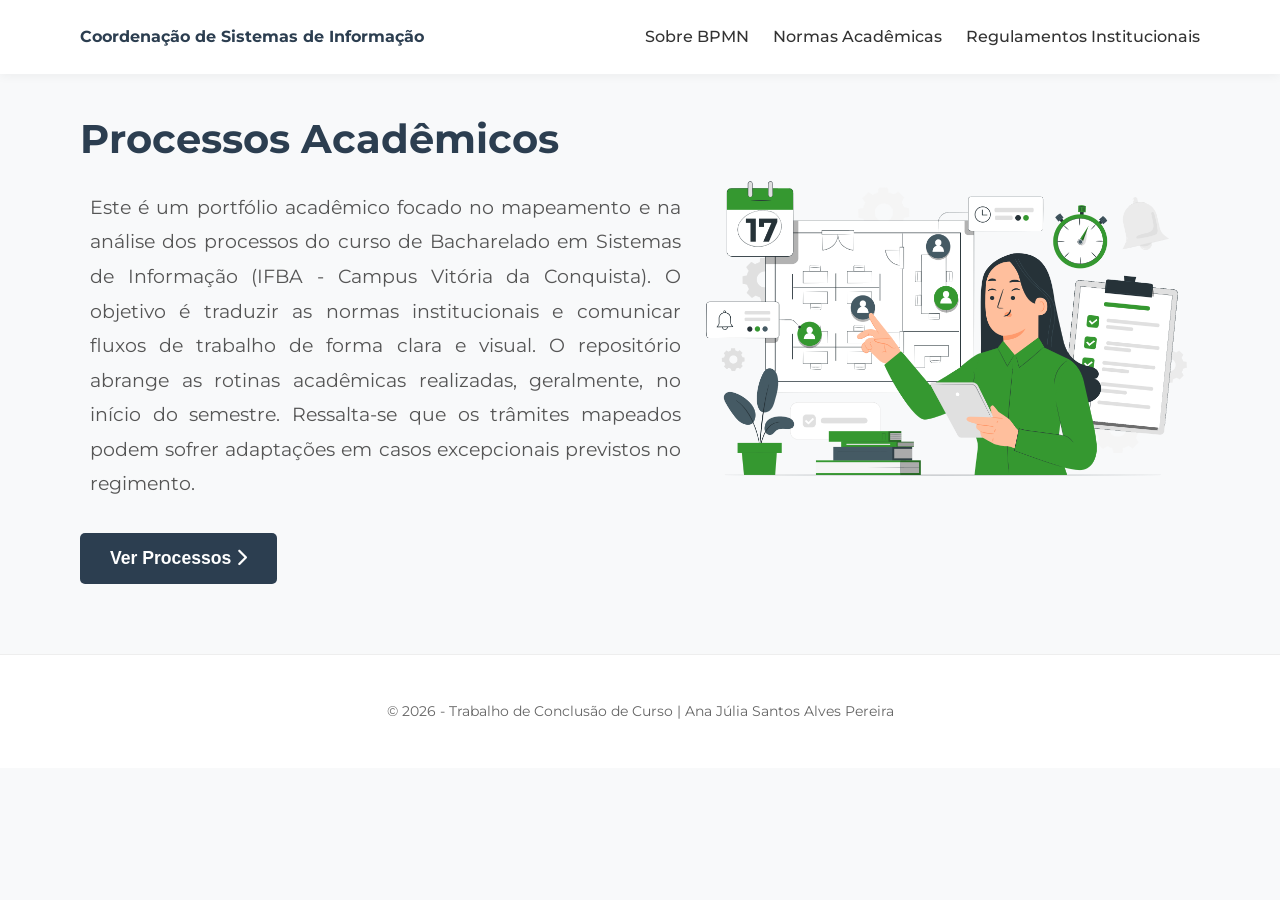
<file: index.html>
<!doctype html>
<html lang="pt-br">
  <head>
    <meta charset="UTF-8" />
    <meta name="viewport" content="width=device-width, initial-scale=1.0" />
    <title>Processos Acadêmicos - BSI</title>
    <link rel="stylesheet" href="style.css" />
    <link
      rel="stylesheet"
      href="https://cdnjs.cloudflare.com/ajax/libs/font-awesome/6.0.0-beta3/css/all.min.css"
    />
  </head>
  <body>
    <header>
      <div class="logo">
        <a href="index.html">Coordenação de Sistemas de Informação</a>
      </div>
      <nav>
        <ul>
          <li><a href="bpmn.html">Sobre BPMN</a></li>
          <li>
            <a href="https://portal.ifba.edu.br/conquista/NORMASACADMICAS1.pdf"
              >Normas Acadêmicas</a
            >
          </li>
          <li>
            <a
              href="https://portal.ifba.edu.br/conquista/capas-e-paginas-menu-cursos/sistemas-de-informacao"
              >Regulamentos Institucionais</a
            >
          </li>
        </ul>
      </nav>
    </header>

    <main class="hero-section">
      <div class="hero-text-content">
        <h1 class="academic-title">Processos Acadêmicos</h1>
        <p class="description">
          Este é um portfólio acadêmico focado no mapeamento e na análise dos
          processos do curso de Bacharelado em Sistemas de Informação (IFBA -
          Campus Vitória da Conquista). O objetivo é traduzir as normas
          institucionais e comunicar fluxos de trabalho de forma clara e visual.
          O repositório abrange as rotinas acadêmicas realizadas, geralmente, no início do semestre. Ressalta-se que os trâmites mapeados podem sofrer adaptações em casos
          excepcionais previstos no regimento.
        </p>

        <a href="processos.html">
          <button class="cta-button" id="btn-mostrar">
            Ver Processos <i class="fas fa-chevron-right"></i>
          </button>
        </a>
      </div>

      <div class="hero-image-content">
        <img
          src="assets/management.png"
          alt="Ilustração de pessoa analisando fluxos BPMN"
        />
      </div>
    </main>

    <footer>
      <p>
        &copy; 2026 - Trabalho de Conclusão de Curso | Ana Júlia Santos Alves
        Pereira
      </p>
    </footer>

    <script src="script.detalhes.js"></script>
  </body>
</html>
</file>
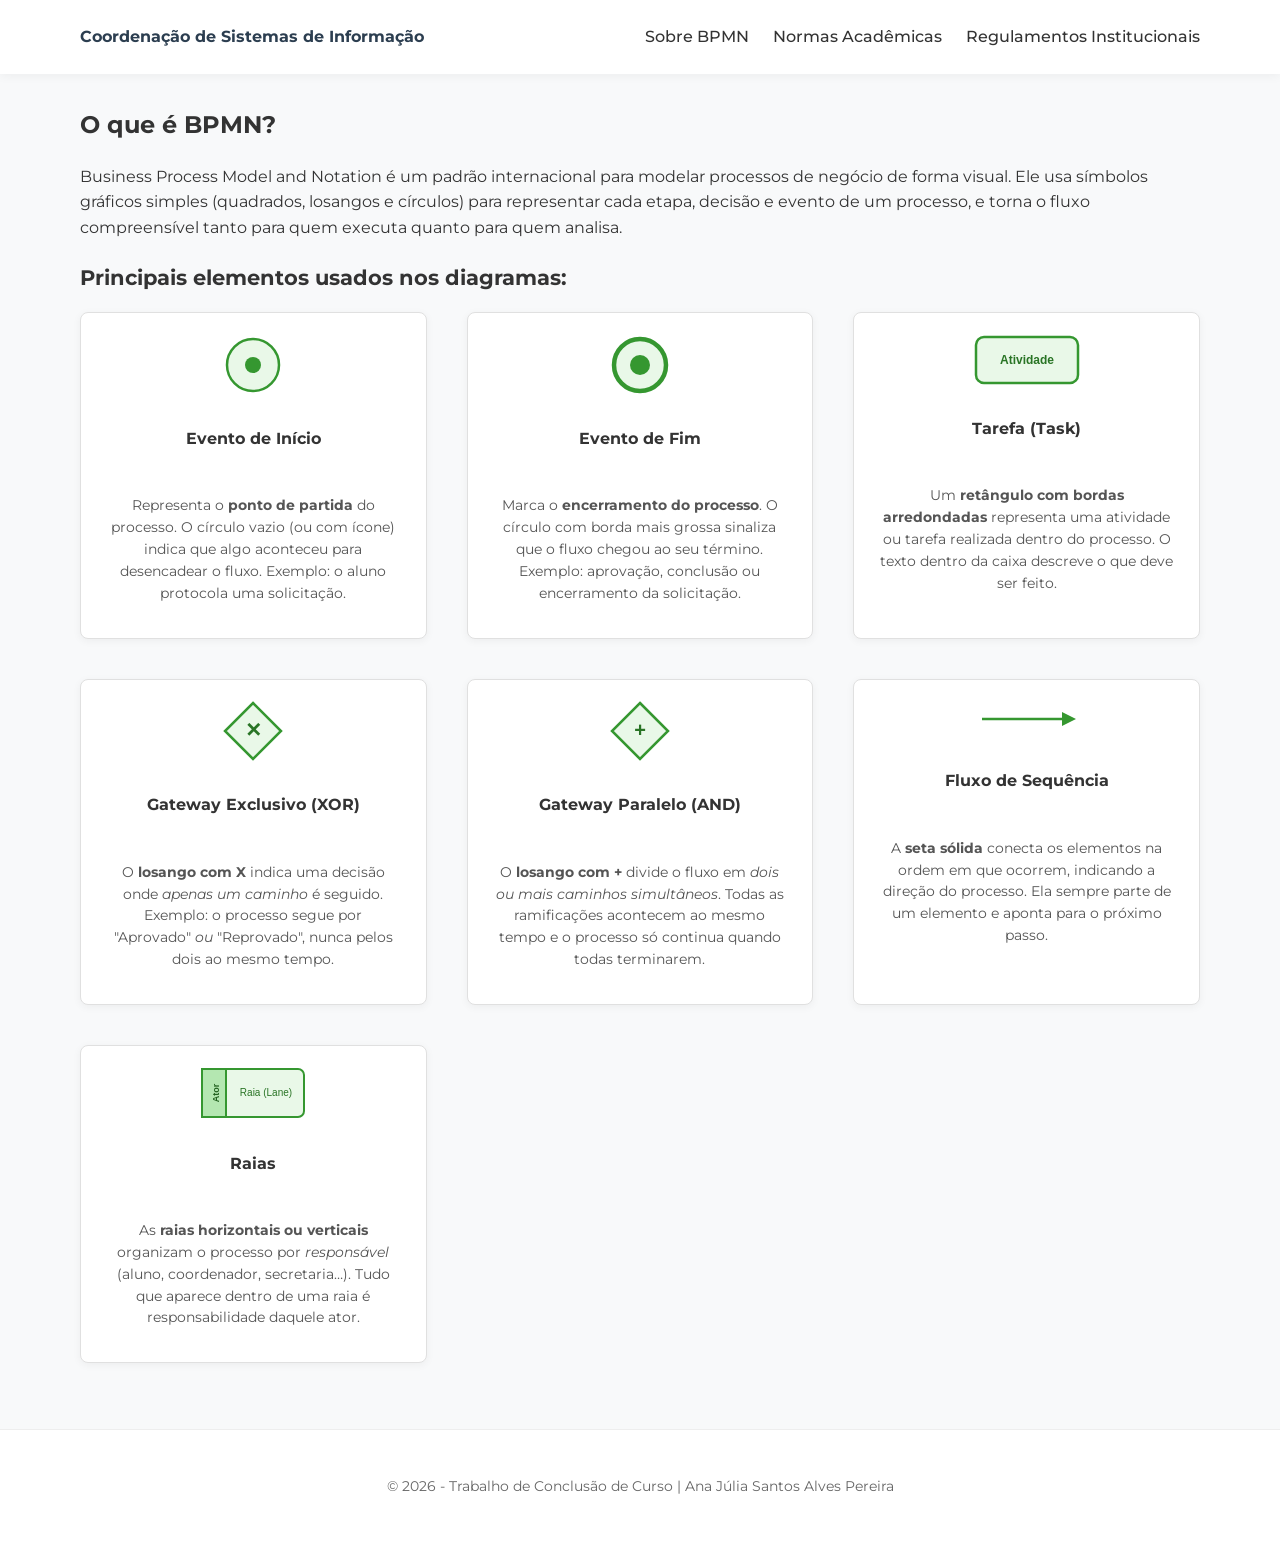
<file: bpmn.html>
<!DOCTYPE html>
<html lang="pt-br">
<head>
  <meta charset="UTF-8">
  <meta name="viewport" content="width=device-width, initial-scale=1.0">
  <title>Sobre BPMN</title>
  <link rel="stylesheet" href="style.css">
  <link rel="stylesheet" href="https://cdnjs.cloudflare.com/ajax/libs/font-awesome/6.0.0-beta3/css/all.min.css">
</head>
<body>

  <header>
      <div class="logo">
          <a href="index.html">Coordenação de Sistemas de Informação</a>
      </div>
      <nav>
          <ul>
              <li><a href="bpmn.html">Sobre BPMN</a></li>
              <li><a href="https://portal.ifba.edu.br/conquista/NORMASACADMICAS1.pdf">Normas Acadêmicas</a></li>
              <li><a href="https://portal.ifba.edu.br/conquista/capas-e-paginas-menu-cursos/sistemas-de-informacao">Regulamentos Institucionais</a></li>
          </ul>
          </nav>
  </header>

<main>
    <div class="bpmn-intro">
      <h2>O que é BPMN?</h2>
      <p>
        Business Process Model and Notation é um padrão internacional para modelar processos de negócio de forma visual.
        Ele usa símbolos gráficos simples (quadrados, losangos e círculos) para representar cada etapa, decisão e evento de um processo, e torna o fluxo compreensível tanto para quem executa quanto para quem analisa.
      </p>

      <h3 class="elements-title">Principais elementos usados nos diagramas:</h3>
    </div>
    
      <div class="elements-grid">

      <div class="element-card">
        <div class="visual">
          <svg class="bpmn-el" width="64" height="64" viewBox="0 0 64 64">
            <circle cx="32" cy="32" r="26" fill="hsl(117,52%,94%)" stroke="hsl(117,52%,39%)" stroke-width="2.5"/>
            <circle cx="32" cy="32" r="8" fill="hsl(117,52%,39%)"/>
          </svg>
        </div>
        <h3>Evento de Início</h3>
        <p>Representa o <strong>ponto de partida</strong> do processo. O círculo vazio (ou com ícone) indica que algo aconteceu para desencadear o fluxo. Exemplo: o aluno protocola uma solicitação.</p>
      </div>

      <div class="element-card">
        <div class="visual">
          <svg class="bpmn-el" width="64" height="64" viewBox="0 0 64 64">
            <circle cx="32" cy="32" r="26" fill="hsl(117,52%,94%)" stroke="hsl(117,52%,39%)" stroke-width="4.5"/>
            <circle cx="32" cy="32" r="10" fill="hsl(117,52%,39%)"/>
          </svg>
        </div>
        <h3>Evento de Fim</h3>
        <p>Marca o <strong>encerramento do processo</strong>. O círculo com borda mais grossa sinaliza que o fluxo chegou ao seu término. Exemplo: aprovação, conclusão ou encerramento da solicitação.</p>
      </div>

      <div class="element-card">
        <div class="visual">
          <svg class="bpmn-el" width="110" height="54" viewBox="0 0 110 54">
            <rect x="4" y="4" width="102" height="46" rx="8" fill="hsl(117,52%,94%)" stroke="hsl(117,52%,39%)" stroke-width="2.5"/>
            <text x="55" y="31" text-anchor="middle" font-size="12" font-family="Segoe UI,sans-serif" fill="hsl(117,52%,30%)" font-weight="600">Atividade</text>
          </svg>
        </div>
        <h3>Tarefa (Task)</h3>
        <p>Um <strong>retângulo com bordas arredondadas</strong> representa uma atividade ou tarefa realizada dentro do processo. O texto dentro da caixa descreve o que deve ser feito.</p>
      </div>

      <div class="element-card">
        <div class="visual">
          <svg class="bpmn-el" width="64" height="64" viewBox="0 0 64 64">
            <polygon points="32,4 60,32 32,60 4,32" fill="hsl(117,52%,94%)" stroke="hsl(117,52%,39%)" stroke-width="2.5"/>
            <text x="32" y="38" text-anchor="middle" font-size="20" font-family="Segoe UI,sans-serif" fill="hsl(117,52%,30%)" font-weight="900">✕</text>
          </svg>
        </div>
        <h3>Gateway Exclusivo (XOR)</h3>
        <p>O <strong>losango com X</strong> indica uma decisão onde <em>apenas um caminho</em> é seguido. Exemplo: o processo segue por "Aprovado" <em>ou</em> "Reprovado", nunca pelos dois ao mesmo tempo.</p>
      </div>

      <div class="element-card">
        <div class="visual">
          <svg class="bpmn-el" width="64" height="64" viewBox="0 0 64 64">
            <polygon points="32,4 60,32 32,60 4,32" fill="hsl(117,52%,94%)" stroke="hsl(117,52%,39%)" stroke-width="2.5"/>
            <text x="32" y="38" text-anchor="middle" font-size="20" font-family="Segoe UI,sans-serif" fill="hsl(117,52%,30%)" font-weight="900">+</text>
          </svg>
        </div>
        <h3>Gateway Paralelo (AND)</h3>
        <p>O <strong>losango com +</strong> divide o fluxo em <em>dois ou mais caminhos simultâneos</em>. Todas as ramificações acontecem ao mesmo tempo e o processo só continua quando todas terminarem.</p>
      </div>

      <div class="element-card">
        <div class="visual">
          <svg class="bpmn-el" width="110" height="40" viewBox="0 0 110 40">
            <line x1="10" y1="20" x2="90" y2="20" stroke="hsl(117,52%,39%)" stroke-width="2.5"/>
            <polygon points="90,13 104,20 90,27" fill="hsl(117,52%,39%)"/>
          </svg>
        </div>
        <h3>Fluxo de Sequência</h3>
        <p>A <strong>seta sólida</strong> conecta os elementos na ordem em que ocorrem, indicando a direção do processo. Ela sempre parte de um elemento e aponta para o próximo passo.</p>
      </div>

      <div class="element-card">
        <div class="visual">
          <svg class="bpmn-el" width="110" height="56" viewBox="0 0 110 56">
            <rect x="4" y="4" width="102" height="48" rx="6" fill="hsl(117,52%,94%)" stroke="hsl(117,52%,39%)" stroke-width="2"/>
            <rect x="4" y="4" width="24" height="48" rx="6 0 0 6" fill="hsl(117,52%,80%)" stroke="hsl(117,52%,39%)" stroke-width="2"/>
            <text x="16" y="33" text-anchor="middle" font-size="9" font-family="Segoe UI,sans-serif" fill="hsl(117,52%,25%)" font-weight="700" transform="rotate(-90,16,28)">Ator</text>
            <text x="68" y="31" text-anchor="middle" font-size="10" font-family="Segoe UI,sans-serif" fill="hsl(117,52%,30%)">Raia (Lane)</text>
          </svg>
        </div>
        <h3>Raias</h3>
        <p>As <strong>raias horizontais ou verticais</strong> organizam o processo por <em>responsável</em> (aluno, coordenador, secretaria…). Tudo que aparece dentro de uma raia é responsabilidade daquele ator.</p>
      </div>
    </div>
  </main>
  
    <footer>
        <p>&copy; 2026 - Trabalho de Conclusão de Curso | Ana Júlia Santos Alves Pereira </p>
    </footer>

  </body>
  </html>
  </section>
</file>
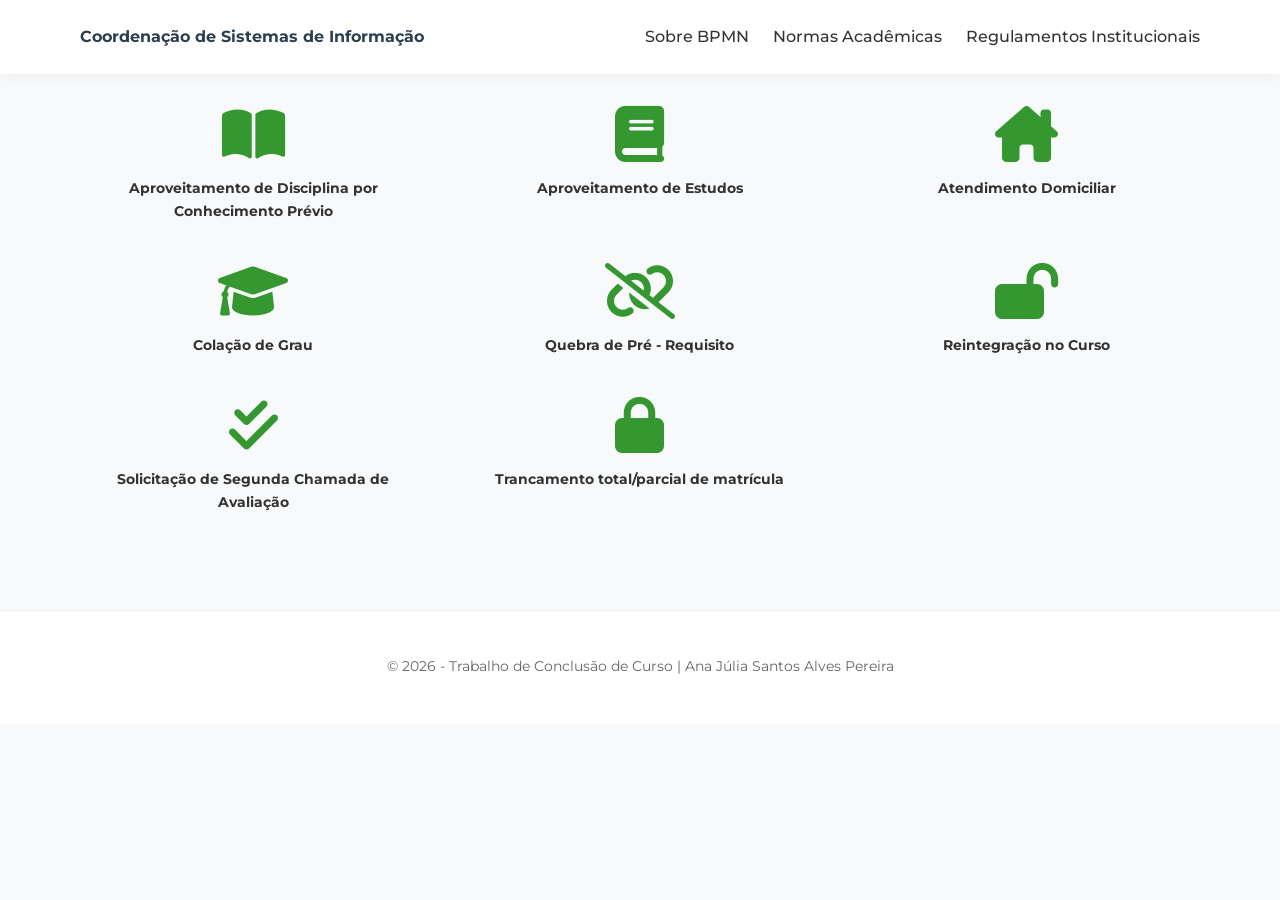
<file: processos.html>
<!doctype html>
<html lang="pt-br">
  <head>
    <meta charset="UTF-8" />
    <meta name="viewport" content="width=device-width, initial-scale=1.0" />
    <title>Processos Acadêmicos</title>
    <link rel="stylesheet" href="style.css" />
    <link
      rel="stylesheet"
      href="https://cdnjs.cloudflare.com/ajax/libs/font-awesome/6.0.0-beta3/css/all.min.css"
    />
  </head>
  <body>
    <header>
      <div class="logo">
        <a href="index.html">Coordenação de Sistemas de Informação</a>
      </div>
      <nav>
        <ul>
          <li><a href="bpmn.html">Sobre BPMN</a></li>
          <li>
            <a href="https://portal.ifba.edu.br/conquista/NORMASACADMICAS1.pdf"
              >Normas Acadêmicas</a
            >
          </li>
          <li>
            <a
              href="https://portal.ifba.edu.br/conquista/capas-e-paginas-menu-cursos/sistemas-de-informacao"
              >Regulamentos Institucionais</a
            >
          </li>
        </ul>
      </nav>
    </header>

    <main>
      <section class="process-grid">
        <a href="detalhe.html?id=conhecimento-previo" class="process-card">
          <i
            class="fa-solid fa-book-open"
            style="color: hsl(117, 52%, 39%)"
          ></i>
          <span>Aproveitamento de Disciplina por Conhecimento Prévio</span>
        </a>

        <a href="detalhe.html?id=aproveitamento" class="process-card">
          <i class="fa-solid fa-book" style="color: hsl(117, 52%, 39%)"></i>
          <span>Aproveitamento de Estudos</span>
        </a>

        <a href="detalhe.html?id=domiciliar" class="process-card">
          <i
            class="fa-solid fa-house-chimney"
            style="color: hsl(117, 52%, 39%)"
          ></i>
          <span>Atendimento Domiciliar</span>
        </a>

        <a href="detalhe.html?id=colacao" class="process-card">
          <i
            class="fa-solid fa-graduation-cap"
            style="color: hsl(117, 52%, 39%)"
          ></i>
          <span>Colação de Grau</span>
        </a>

        <a href="detalhe.html?id=quebra-requisito" class="process-card">
          <i
            class="fa-solid fa-link-slash"
            style="color: hsl(117, 52%, 39%)"
          ></i>
          <span>Quebra de Pré - Requisito</span>
        </a>

        <a href="detalhe.html?id=reintegracao" class="process-card">
          <i
            class="fa-solid fa-lock-open"
            style="color: hsl(117, 52%, 39%)"
          ></i>
          <span>Reintegração no Curso</span>
        </a>

        <a href="detalhe.html?id=segunda-chamada" class="process-card">
          <i
            class="fa-solid fa-check-double"
            style="color: hsl(117, 52%, 39%)"
          ></i>
          <span>Solicitação de Segunda Chamada de Avaliação</span>
        </a>

        <a href="detalhe.html?id=trancamento" class="process-card">
          <i class="fa-solid fa-lock" style="color: hsl(117, 52%, 39%)"></i>
          <span>Trancamento total/parcial de matrícula </span>
        </a>
      </section>
    </main>

    <footer>
      <p>
        &copy; 2026 - Trabalho de Conclusão de Curso | Ana Júlia Santos Alves
        Pereira
      </p>
    </footer>
    <script src="script.detalhes.js"></script>
  </body>
</html>
</file>
<file: style.css>
@import url("https://fonts.googleapis.com/css2?family=Montserrat:ital,wght@0,100..900;1,100..900&display=swap");

/* ================================================
   VARIÁVEIS GLOBAIS
   ================================================ */
:root {
  --primary-color: #2c3e50;
  --primary-hover: #1f2c38;
  --accent-color: hsl(117, 52%, 39%);
  --accent-hover: #359830;

  --text-color: #333;
  --text-muted: #555;
  --text-subtle: #444;

  --light-bg-color: #f8f9fa;
  --surface-color: #ffffff;
  --surface-alt: #f9f9f9;

  --link-color: #333;
  --font-family: "Montserrat", Tahoma, Geneva, Verdana, sans-serif;
  --font-display: "Montserrat", sans-serif;
}

/* ================================================
   RESET E BASE
   ================================================ */
body {
  font-family: var(--font-family);
  line-height: 1.6;
  color: var(--text-color);
  background-color: var(--light-bg-color);
  margin: 0;
  padding: 0;
}

/* ================================================
   HEADER E NAVEGAÇÃO
   ================================================ */
header {
  display: flex;
  justify-content: space-between;
  align-items: center;
  padding: 1.5rem 5rem;
  background-color: #fff;
  box-shadow: 0 2px 10px rgba(0, 0, 0, 0.05);
}

.logo a {
  text-decoration: none;
  color: var(--primary-color);
  font-size: 1rem;
  font-weight: bold;
  font-family: "Montserrat", sans-serif;
}

nav ul {
  list-style: none;
  margin: 0;
  padding: 0;
}

nav ul li {
  display: inline;
  margin-left: 20px;
}

nav a {
  color: var(--link-color);
  text-decoration: none;
  font-weight: 500;
}

/* ================================================
   FOOTER
   ================================================ */
footer {
  text-align: center;
  padding: 2rem;
  background-color: white;
  margin-top: 4rem;
  font-size: 0.85rem;
  color: #666;
  border-top: 1px solid #eee;
}

/* ================================================
   PÁGINA — INDEX
   ================================================ */
.hero-section {
  display: grid;
  grid-template-columns: 1.2fr 1fr;
  max-width: 1200px;
  padding: 0 5rem;
  align-items: center;
}

.hero-text-content h1.academic-title {
  font-size: 2.5rem;
  font-weight: bold;
  color: var(--primary-color);
  margin-bottom: 0.5rem;
}

.hero-text-content .description {
  text-align: justify;
  font-size: 1.2rem;
  color: #555;
  margin-bottom: 2rem;
  line-height: 1.8;
}

.cta-button {
  background-color: var(--primary-color);
  color: white;
  border: none;
  padding: 15px 30px;
  border-radius: 5px;
  font-size: 1.1rem;
  font-weight: bold;
  cursor: pointer;
  transition: background-color 0.3s;
}

.cta-button:hover {
  background-color: #1f2c38;
}

.hero-image-content img {
  max-width: 100%;
  height: auto;
}

/* ================================================
   PÁGINA — PROCESSOS
   ================================================ */
.process-grid {
  display: grid;
  grid-template-columns: repeat(3, 1fr);
  gap: 40px;
  padding: 2rem 5rem;
  max-width: 1200px;
  margin: 0 auto;
}

.process-card {
  display: flex;
  flex-direction: column;
  align-items: center;
  text-align: center;
  text-decoration: none;
  color: #333;
  transition: transform 0.2s;
}

.process-card:hover {
  transform: translateY(-5px);
  color: #359830;
}

.process-card i {
  font-size: 3.5rem;
  margin-bottom: 15px;
  color: #444;
}

.process-card span {
  font-weight: bold;
  font-size: 0.9rem;
}

/* ================================================
   PÁGINA — DETALHE DO PROCESSO
   ================================================ */
.process-detail-container {
  max-width: 1200px;
  margin: 0.5rem auto;
  padding: 2rem 5rem;
  margin-left: auto;
  margin-right: auto;
}

#titulo-processo {
  font-size: 1.2rem;
  font-weight: bold;
  color: var(--primary-color);
  margin-bottom: 0.5rem;
}

.fluxo-container {
  width: 100%;
  display: flex;
  justify-content: center;
  background-color: #f9f9f9;
  padding: 20px;
  border: 1px solid #eee;
  border-radius: 4px;
  margin-bottom: 2rem;
  overflow-x: auto;
}

#imagem-bpmn {
  max-width: 100%;
  height: auto;
  border-radius: 4px;
  box-shadow: 0 2px 8px rgba(0, 0, 0, 0.05);
}

.description {
  padding: 0 10px;
}

#texto-descricao {
  text-align: justify;
  line-height: 1.8;
  color: #444;
  font-size: 1rem;
}

/* ================================================
   PÁGINA — SOBRE BPMN
   ================================================ */
.bpmn-intro {
  max-width: 1200px;
  margin: 2rem auto 1rem;
  padding: 0 5rem;
}

.elements-title {
  font-size: 1.3rem;
  font-weight: 700;
  margin-bottom: 0.5rem;
  color: var(--text-color);
}

.elements-grid {
  display: grid;
  grid-template-columns: repeat(3, 1fr);
  gap: 40px;
  padding: 0.1rem 5rem;
  max-width: 1200px;
  margin: 0 auto;
}

.element-card {
  background: #fff;
  border: 1px solid #e0e0e0;
  border-radius: 8px;
  padding: 1.2rem 1.5rem;
  box-shadow: 0 2px 8px rgba(0, 0, 0, 0.05);
  display: flex;
  flex-direction: column;
  gap: 0.85rem;
  transition:
    transform 0.2s,
    box-shadow 0.2s;
  align-items: center;
  text-align: center;
}

.element-card:hover {
  transform: translateY(-3px);
  box-shadow: 0 6px 24px rgba(30, 70, 28, 0.13);
}

.element-card .visual {
  display: flex;
  align-items: center;
  justify-content: center;
}

.element-card h3 {
  font-size: 1rem;
  font-weight: 700;
  color: var(--text-color);
}

.element-card p {
  font-size: 0.88rem;
  color: #555;
  line-height: 1.55;
}

svg.bpmn-el {
  overflow: visible;
}

/* ================================================
   RESPONSIVIDADE — DESKTOP 1400px
   ================================================ */
@media (min-width: 1400px) {
  header {
    padding: 1.5rem 8rem;
  }

  .hero-section {
    max-width: 1400px;
    padding: 0 8rem;
  }

  .process-grid {
    max-width: 1400px;
    padding: 2rem 8rem;
    gap: 50px;
  }

  .bpmn-intro {
    max-width: 1400px;
    padding: 0 8rem;
  }

  .elements-grid {
    max-width: 1400px;
    padding: 0.1rem 8rem;
    gap: 50px;
  }

  .process-detail-container {
    max-width: 1400px;
    padding: 2rem 8rem;
  }
}

/* ================================================
   RESPONSIVIDADE — CELULAR 480px
   ================================================ */
@media (max-width: 480px) {

  header {
    flex-direction: column;
    align-items: flex-start;
    gap: 1rem;
    padding: 1.2rem 1.5rem;
  }

  nav ul li {
    display: block;
    margin-left: 0;
    margin-bottom: 0.4rem;
  }

  .hero-section {
    grid-template-columns: 1fr;
    padding: 1.5rem;
    gap: 1.5rem;
  }

  .hero-text-content h1.academic-title {
    font-size: 1.6rem;
  }

  .hero-text-content .description {
    font-size: 1rem;
  }

  .hero-image-content {
    display: none;
  }

  .cta-button {
    width: 100%;
    text-align: center;
    padding: 14px 20px;
    font-size: 1rem;
  }

  .process-grid {
    grid-template-columns: 1fr;
    padding: 1.5rem;
    gap: 2rem;
  }

  .process-detail-container {
    padding: 1.5rem;
  }

  #titulo-processo {
    font-size: 1.1rem;
  }

  .bpmn-intro {
    padding: 0 1.5rem;
  }

  .elements-grid {
    grid-template-columns: 1fr;
    padding: 1rem 1.5rem;
    gap: 1.5rem;
  }

  footer {
    margin-top: 2rem;
    padding: 1.5rem;
  }
}
</file>
